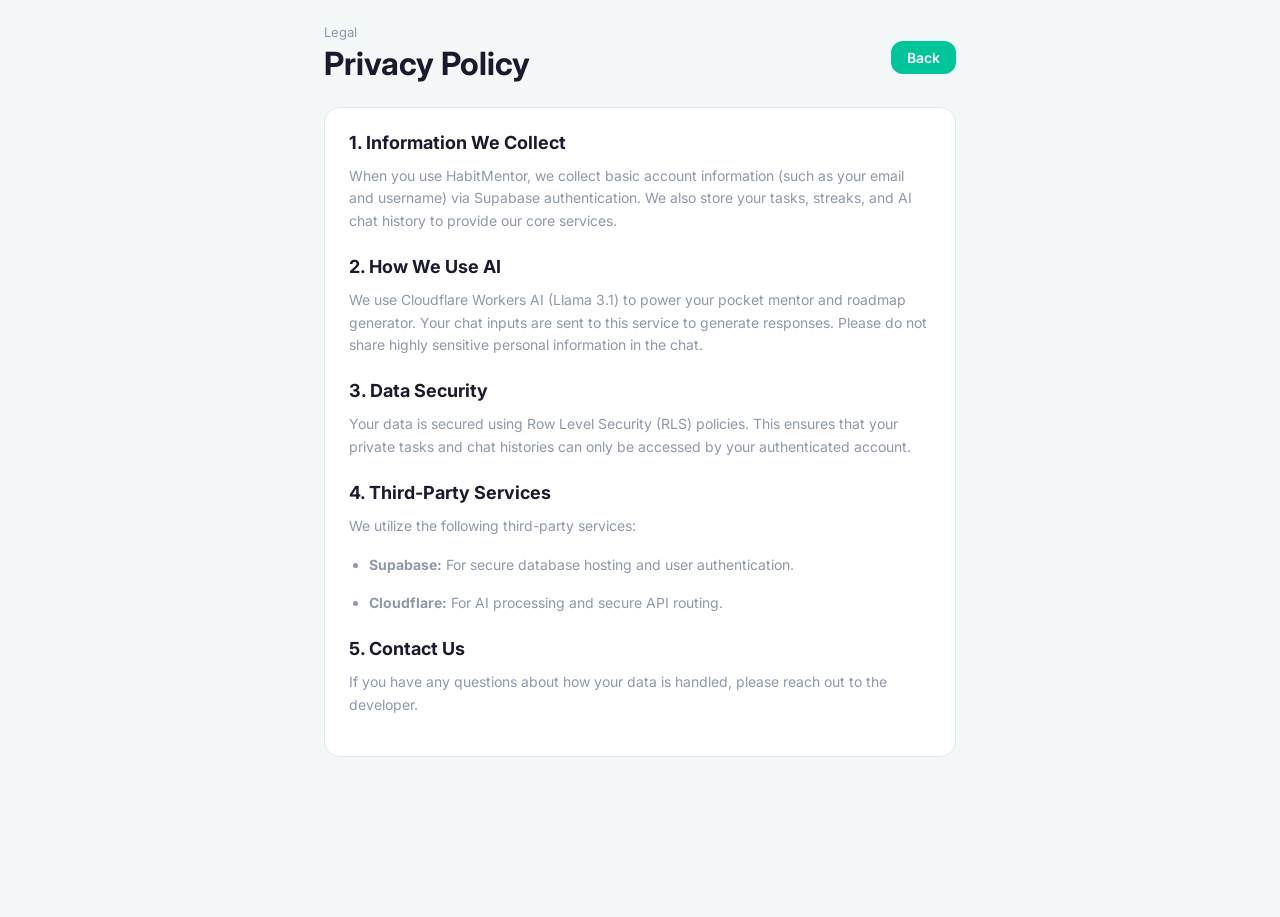
<file: pages/privacy.html>
<!-- pages/privacy.html -->
<!DOCTYPE html>
<html lang="en" data-theme="light">
<head>
    <meta charset="UTF-8">
    <meta name="viewport" content="width=device-width, initial-scale=1.0">
    <title>Privacy Policy | HabitMentor</title>
    <link rel="stylesheet" href="../css/main.css">
    <link rel="stylesheet" href="../css/components.css">
</head>
<body>
    <div class="container dashboard-container">
        <!-- Header with Back Button -->
        <header class="dash-header">
            <div>
                <p class="date-text">Legal</p>
                <h1>Privacy Policy</h1>
            </div>
            <a href="javascript:history.back()" class="btn-primary" style="text-decoration: none; padding: 8px 16px; width: auto;">Back</a>
        </header>

        <!-- Legal Content -->
        <div class="legal-container">
            <div class="legal-content">
                <h2>1. Information We Collect</h2>
                <p>When you use HabitMentor, we collect basic account information (such as your email and username) via Supabase authentication. We also store your tasks, streaks, and AI chat history to provide our core services.</p>

                <h2>2. How We Use AI</h2>
                <p>We use Cloudflare Workers AI (Llama 3.1) to power your pocket mentor and roadmap generator. Your chat inputs are sent to this service to generate responses. Please do not share highly sensitive personal information in the chat.</p>

                <h2>3. Data Security</h2>
                <p>Your data is secured using Row Level Security (RLS) policies. This ensures that your private tasks and chat histories can only be accessed by your authenticated account.</p>

                <h2>4. Third-Party Services</h2>
                <p>We utilize the following third-party services:</p>
                <ul>
                    <li><strong>Supabase:</strong> For secure database hosting and user authentication.</li>
                    <li><strong>Cloudflare:</strong> For AI processing and secure API routing.</li>
                </ul>

                <h2>5. Contact Us</h2>
                <p>If you have any questions about how your data is handled, please reach out to the developer.</p>
            </div>
        </div>
    </div>
</body>
</html>
</file>
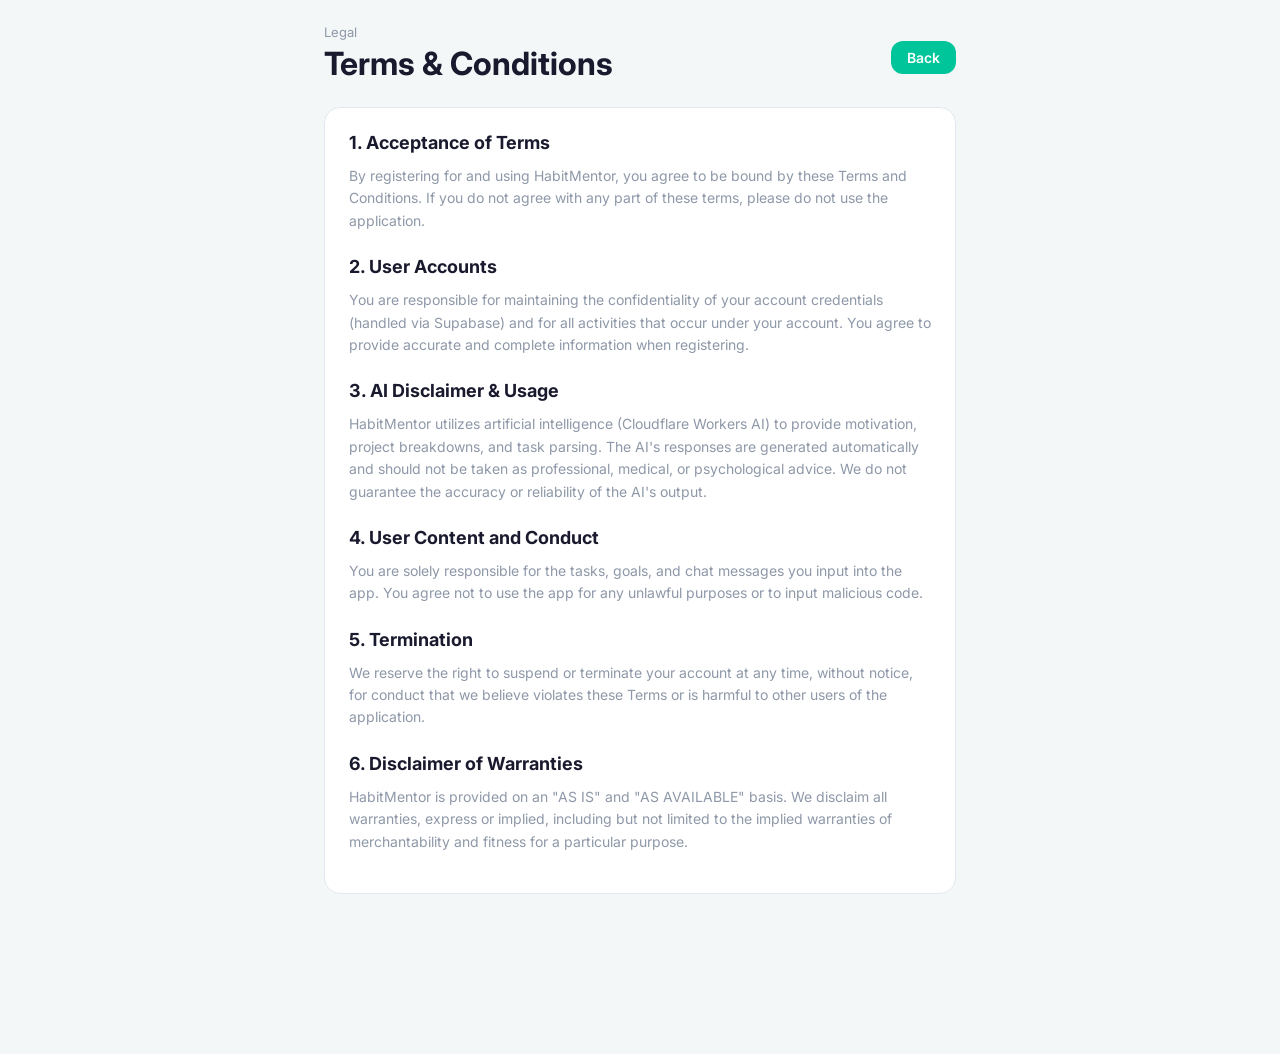
<file: pages/terms.html>
<!-- pages/terms.html -->
<!DOCTYPE html>
<html lang="en" data-theme="light">
<head>
    <meta charset="UTF-8">
    <meta name="viewport" content="width=device-width, initial-scale=1.0">
    <title>Terms and Conditions | HabitMentor</title>
    <link rel="stylesheet" href="../css/main.css">
    <link rel="stylesheet" href="../css/components.css">
</head>
<body>
    <div class="container dashboard-container">
        <!-- Header with Back Button -->
        <header class="dash-header">
            <div>
                <p class="date-text">Legal</p>
                <h1>Terms & Conditions</h1>
            </div>
            <a href="javascript:history.back()" class="btn-primary" style="text-decoration: none; padding: 8px 16px; width: auto;">Back</a>
        </header>

        <!-- Legal Content -->
        <div class="legal-container">
            <div class="legal-content">
                <h2>1. Acceptance of Terms</h2>
                <p>By registering for and using HabitMentor, you agree to be bound by these Terms and Conditions. If you do not agree with any part of these terms, please do not use the application.</p>

                <h2>2. User Accounts</h2>
                <p>You are responsible for maintaining the confidentiality of your account credentials (handled via Supabase) and for all activities that occur under your account. You agree to provide accurate and complete information when registering.</p>

                <h2>3. AI Disclaimer & Usage</h2>
                <p>HabitMentor utilizes artificial intelligence (Cloudflare Workers AI) to provide motivation, project breakdowns, and task parsing. The AI's responses are generated automatically and should not be taken as professional, medical, or psychological advice. We do not guarantee the accuracy or reliability of the AI's output.</p>

                <h2>4. User Content and Conduct</h2>
                <p>You are solely responsible for the tasks, goals, and chat messages you input into the app. You agree not to use the app for any unlawful purposes or to input malicious code.</p>

                <h2>5. Termination</h2>
                <p>We reserve the right to suspend or terminate your account at any time, without notice, for conduct that we believe violates these Terms or is harmful to other users of the application.</p>

                <h2>6. Disclaimer of Warranties</h2>
                <p>HabitMentor is provided on an "AS IS" and "AS AVAILABLE" basis. We disclaim all warranties, express or implied, including but not limited to the implied warranties of merchantability and fitness for a particular purpose.</p>
            </div>
        </div>
    </div>
</body>
</html>
</file>
<file: css/main.css>
/* css/main.css */
@import url('https://fonts.googleapis.com/css2?family=Inter:wght@400;500;600;700&display=swap');

:root {
    /* LIGHT THEME (Based on your UI Inspiration screenshot) */
    --bg-color: #F4F7F8;
    --surface-color: #FFFFFF;
    --surface-2: #F8F9FA;
    --text-primary: #1A1A2E;
    --text-secondary: #8E98A8;
    --primary-color: #00C49A; /* The teal from the screenshot */
    --primary-hover: #00A380;
    --border-color: #E2E8F0;
    
    /* Gamification Colors (Consistent across themes) */
    --xp-gold: #FFD700;
    --streak-fire: #FF6B35;
    --success: #4CAF82;
    --danger: #FF6B6B;
}

[data-theme="dark"] {
    /* DARK THEME (Based on your PRD) */
    --bg-color: #0F0F1A;
    --surface-color: #1A1A2E;
    --surface-2: #22223B;
    --text-primary: #F0F0FF;
    --text-secondary: #9999BB;
    --primary-color: #6C63FF; /* The purple from the PRD */
    --primary-hover: #4B44CC;
    --border-color: #2A2A4A;
}

/* Global Reset & Base */
* {
    margin: 0;
    padding: 0;
    box-sizing: border-box;
    font-family: 'Inter', sans-serif;
}

body {
    background-color: var(--bg-color);
    color: var(--text-primary);
    transition: background-color 0.3s ease, color 0.3s ease;
    -webkit-font-smoothing: antialiased;
}

/* Global Focus State (Security & Accessibility from PRD) */
:focus-visible {
    outline: 2px solid var(--primary-color);
    outline-offset: 3px;
    border-radius: 6px;
}

/* Reusable Utility Classes */
.hidden {
    display: none !important;
}

.container {
    max-width: 680px;
    margin: 0 auto;
    padding: 24px;
}
</file>
<file: css/components.css>
/* css/components.css */

.auth-container {
    display: flex;
    flex-direction: column;
    align-items: center;
    justify-content: center;
    min-height: 100vh;
}

.auth-header {
    text-align: center;
    margin-bottom: 32px;
}

.auth-header h1 {
    font-size: 32px;
    color: var(--primary-color);
    margin-bottom: 8px;
}

.auth-card {
    background-color: var(--surface-color);
    border: 1px solid var(--border-color);
    border-radius: 16px;
    padding: 32px;
    width: 100%;
    max-width: 400px;
    box-shadow: 0 4px 20px rgba(0,0,0,0.05);
    position: relative;
}

.theme-toggle-wrapper {
    position: absolute;
    top: 16px;
    right: 16px;
}

.auth-card h2 {
    margin-bottom: 24px;
    font-size: 24px;
}

.input-group {
    margin-bottom: 16px;
    display: flex;
    flex-direction: column;
    gap: 8px;
}

.input-group label {
    font-size: 14px;
    font-weight: 500;
}

.input-group input {
    background: var(--surface-2);
    border: 1px solid var(--border-color);
    border-radius: 10px;
    padding: 12px 14px;
    color: var(--text-primary);
    font-size: 15px;
    outline: none;
    transition: border-color 0.2s;
}

.input-group input:focus {
    border-color: var(--primary-color);
}

.btn-primary {
    background: var(--primary-color);
    color: #fff;
    border-radius: 12px;
    padding: 12px 24px;
    font-size: 14px;
    font-weight: 600;
    border: none;
    cursor: pointer;
    width: 100%;
    transition: background 0.2s;
    margin-top: 8px;
}

.btn-primary:hover {
    background: var(--primary-hover);
}

.btn-primary:disabled {
    opacity: 0.5;
    cursor: not-allowed;
}

.btn-secondary {
    background: transparent;
    color: var(--text-secondary);
    border: 1px solid var(--border-color);
    border-radius: 8px;
    padding: 6px 12px;
    font-size: 12px;
    cursor: pointer;
}

.auth-switch {
    margin-top: 24px;
    text-align: center;
    font-size: 14px;
}

.auth-switch a {
    color: var(--primary-color);
    text-decoration: none;
    font-weight: 600;
}

.error-message {
    color: var(--danger);
    font-size: 13px;
    margin-bottom: 16px;
    background: rgba(255, 107, 107, 0.1);
    padding: 10px;
    border-radius: 8px;
}

/* css/components.css (Append this to the bottom) */

.dashboard-container {
    padding-bottom: 80px; /* Space for bottom nav */
}

.dash-header {
    display: flex;
    justify-content: space-between;
    align-items: center;
    margin-bottom: 24px;
}

.date-text {
    font-size: 13px;
    color: var(--text-secondary);
    margin-bottom: 4px;
}

.avatar-circle {
    width: 48px;
    height: 48px;
    background: var(--surface-2);
    border: 2px solid var(--border-color);
    border-radius: 50%;
    display: flex;
    align-items: center;
    justify-content: center;
    font-weight: 700;
    color: var(--primary-color);
    text-decoration: none;
    font-size: 18px;
}

.hero-card {
    background: var(--primary-color);
    border-radius: 20px;
    padding: 24px;
    color: #fff;
    display: flex;
    justify-content: space-between;
    align-items: center;
    margin-bottom: 32px;
    box-shadow: 0 10px 30px rgba(0, 196, 154, 0.2);
}

.hero-card h2 {
    font-size: 22px;
    margin-bottom: 8px;
}

.hero-card p {
    font-size: 14px;
    opacity: 0.9;
    margin-bottom: 16px;
}

.level-badge {
    background: rgba(255, 255, 255, 0.2);
    padding: 6px 12px;
    border-radius: 12px;
    font-size: 12px;
    font-weight: 600;
    display: inline-flex;
    gap: 12px;
}

.progress-circle {
    width: 70px;
    height: 70px;
    border-radius: 50%;
    border: 4px solid rgba(255,255,255,0.3);
    display: flex;
    align-items: center;
    justify-content: center;
    font-weight: 700;
    font-size: 18px;
}

.timeline-section h3 {
    font-size: 18px;
    margin-bottom: 16px;
}

.task-list {
    display: flex;
    flex-direction: column;
    gap: 12px;
}

.empty-state {
    text-align: center;
    color: var(--text-secondary);
    font-size: 14px;
    padding: 20px;
    background: var(--surface-2);
    border-radius: 12px;
    border: 1px dashed var(--border-color);
}

/* Bottom Navigation */
.bottom-nav {
    position: fixed;
    bottom: 0;
    left: 0;
    right: 0;
    height: 70px;
    background: var(--surface-color);
    border-top: 1px solid var(--border-color);
    display: flex;
    justify-content: space-around;
    align-items: center;
    max-width: 680px;
    margin: 0 auto;
    z-index: 100;
}

.nav-item {
    font-size: 24px;
    text-decoration: none;
    opacity: 0.5;
    transition: opacity 0.2s;
}

.nav-item.active {
    opacity: 1;
}

.fab-button {
    width: 50px;
    height: 50px;
    border-radius: 50%;
    background: var(--primary-color);
    color: #fff;
    border: none;
    font-size: 24px;
    display: flex;
    align-items: center;
    justify-content: center;
    cursor: pointer;
    transform: translateY(-15px);
    box-shadow: 0 4px 15px rgba(0, 196, 154, 0.3);
}


/* Modal Backdrop */
.modal {
    position: fixed;
    top: 0;
    left: 0;
    right: 0;
    bottom: 0;
    background: rgba(0, 0, 0, 0.5);
    z-index: 1000;
    display: flex;
    align-items: flex-end;
    justify-content: center;
    backdrop-filter: blur(4px);
}

.modal.hidden {
    display: none !important;
}

/* Modal Content Box */
.modal-content {
    background: var(--surface-color);
    width: 100%;
    max-width: 680px;
    padding: 24px;
    border-radius: 24px 24px 0 0;
    box-shadow: 0 -10px 40px rgba(0,0,0,0.1);
    animation: slideUp 0.3s ease-out;
}

.modal-header {
    display: flex;
    justify-content: space-between;
    align-items: center;
    margin-bottom: 20px;
}

.close-btn {
    background: transparent;
    border: none;
    font-size: 28px;
    color: var(--text-secondary);
    cursor: pointer;
}

/* Task Item in Timeline */
.task-card {
    background: var(--surface-2);
    border: 1px solid var(--border-color);
    border-radius: 14px;
    padding: 16px;
    display: flex;
    align-items: center;
    gap: 16px;
    transition: opacity 0.3s;
}

.task-card.completed {
    opacity: 0.5;
    border-color: var(--success);
}

.task-checkbox {
    width: 24px;
    height: 24px;
    border-radius: 50%;
    border: 2px solid var(--primary-color);
    display: flex;
    align-items: center;
    justify-content: center;
    cursor: pointer;
}

.task-card.completed .task-checkbox {
    background: var(--success);
    border-color: var(--success);
}

.task-title {
    font-size: 15px;
    font-weight: 500;
    flex-grow: 1;
}

@keyframes slideUp {
    from { transform: translateY(100%); }
    to { transform: translateY(0); }
}


/* css/components.css additions */
.chat-box-window {
    background: var(--surface-color);
    border: 1px solid var(--border-color);
    border-radius: 16px;
    padding: 16px;
    min-height: 350px;
    max-height: calc(100vh - 260px);
}

.chat-bubble {
    padding: 12px 16px;
    border-radius: 16px;
    font-size: 14px;
    line-height: 1.5;
    max-width: 80%;
    word-wrap: break-word;
}

.chat-bubble.user {
    background: var(--primary-color);
    color: #ffffff;
    align-self: flex-end;
    border-bottom-right-radius: 4px;
}

.chat-bubble.assistant {
    background: var(--surface-2);
    color: var(--text-primary);
    border: 1px solid var(--border-color);
    align-self: flex-start;
    border-bottom-left-radius: 4px;
}

.typing-indicator {
    font-style: italic;
    color: var(--text-secondary);
    font-size: 12px;
    align-self: flex-start;
}


/* Trophy Room Badge Grid */
.badge-grid {
    display: grid;
    grid-template-columns: repeat(2, 1fr);
    gap: 16px;
}

.badge-card {
    background: var(--surface-color);
    border: 1px solid var(--border-color);
    border-radius: 16px;
    padding: 20px 12px;
    display: flex;
    flex-direction: column;
    align-items: center;
    text-align: center;
    transition: all 0.3s ease;
}

.badge-icon {
    font-size: 40px;
    margin-bottom: 12px;
    filter: drop-shadow(0px 4px 8px rgba(0,0,0,0.1));
}

.badge-card h4 {
    margin: 0 0 4px 0;
    font-size: 14px;
    color: var(--text-primary);
}

.badge-card p {
    margin: 0;
    font-size: 12px;
    color: var(--text-secondary);
}

/* Locked State */
.badge-card.locked {
    background: var(--surface-2);
    border-style: dashed;
    opacity: 0.6;
}

.badge-card.locked .badge-icon {
    filter: grayscale(100%) opacity(50%);
}

/* Legal & Document Pages */
.legal-container {
    background: var(--surface-color);
    border-radius: 16px;
    border: 1px solid var(--border-color);
    padding: 24px;
    margin-top: 16px;
    margin-bottom: 80px; /* Space for bottom nav if needed */
}

.legal-content h2 {
    font-size: 18px;
    color: var(--text-primary);
    margin-top: 24px;
    margin-bottom: 12px;
}

.legal-content h2:first-child {
    margin-top: 0;
}

.legal-content p, .legal-content li {
    font-size: 14px;
    color: var(--text-secondary);
    line-height: 1.6;
    margin-bottom: 16px;
}

.legal-content ul {
    padding-left: 20px;
    margin-bottom: 16px;
}
</file>
